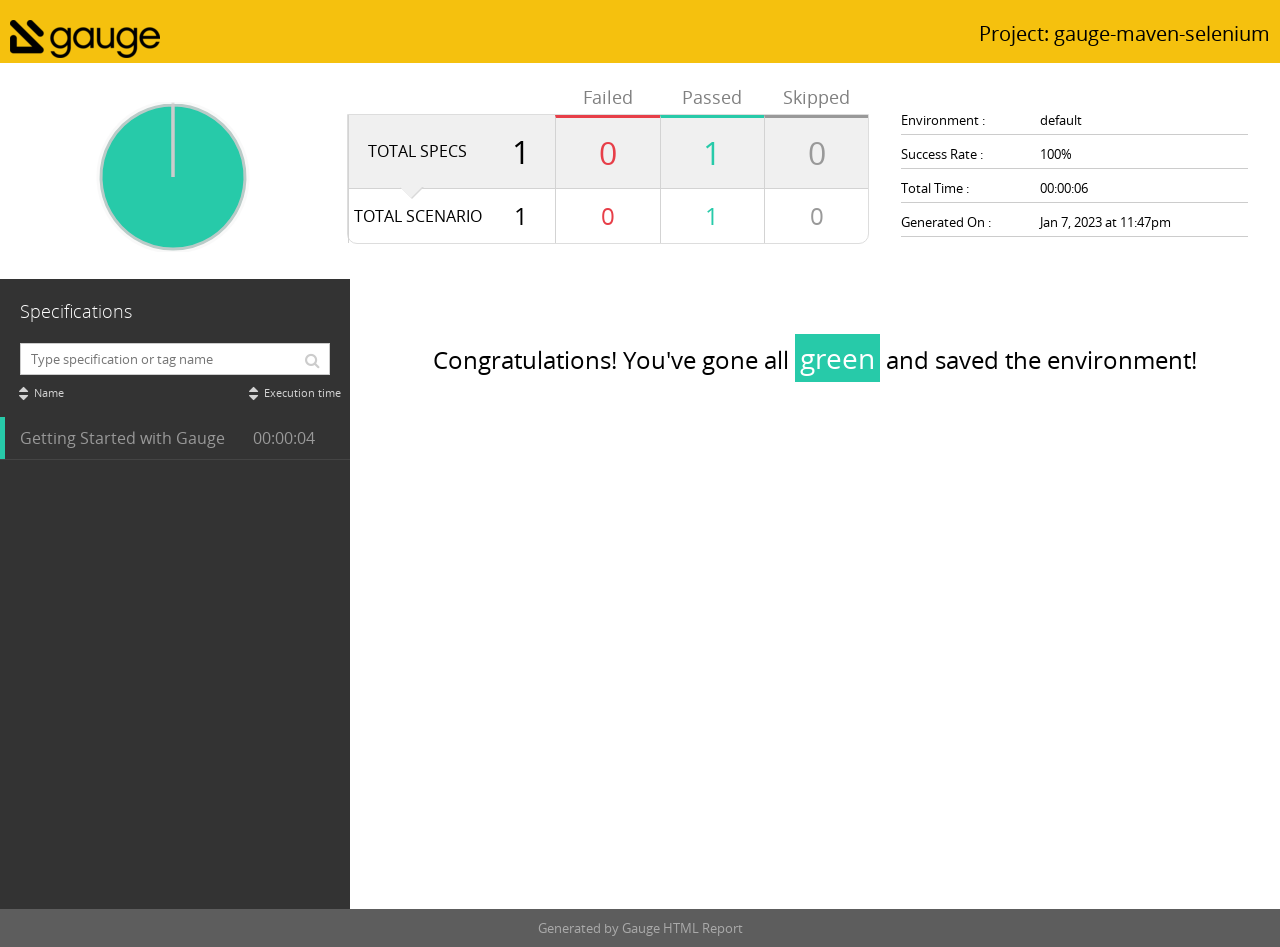
<file: reports/html-report/index.html>
<!doctype html>
<html>
<head>
    <meta content="IE=9; IE=8; IE=7; IE=EDGE" http-equiv="X-UA-Compatible"/>
    <meta charset="utf-8"/>
    <title>Gauge Test Results</title>
    <link href="images/favicon.ico" rel="shortcut icon" type="image/x-icon">
    <link href="css/open-sans.css" rel="stylesheet" type="text/css">
    <link href="css/font-awesome.css" rel="stylesheet" type="text/css">
    <link href="css/normalize.css" rel="stylesheet" type="text/css"/>
    <link href="css/style.css" rel="stylesheet" type="text/css"/>
</head>
<body>
<header class="top">
    <div class="header">
        <div class="container">
            <div class="logo">
                <a href="."><img alt="Report logo" src="images/gaugeLogo.png"></a>
            </div>
            <h2 class="project">Project: gauge-maven-selenium</h2>
        </div>
    </div>
</header>
<main class="main-container">
    <div class="container">


        <div class="report-overview">

            <div class="report_chart">
                <div class="chart">
                    <svg data-results="0,1,0" data-total="1" id="pie-chart">
                        <path class="status failed"/>
                        <path class="shadow failed" data-status="failed"><title>Failed: 0/1</title></path>
                        <path class="status passed"/>
                        <path class="shadow passed" data-status="passed"><title>Passed: 1/1</title></path>
                        <path class="status skipped"/>
                        <path class="shadow skipped" data-status="skipped"><title>Skipped: 0/1</title></path>
                    </svg>
                </div>
            </div>


            <div class="report_test-results">
                <div class="report_test-result specs">
                    <div class="total-specs" title="Filter all specs"><span class="txt">Total specs</span><span
                            class="value">1</span></div>
                    <div class="fail spec-filter" data-status="failed" title="Filter failed specs"><span
                            class="value">0</span></div>
                    <div class="pass spec-filter" data-status="passed" title="Filter passed specs"><span
                            class="value">1</span></div>
                    <div class="skip spec-filter" data-status="skipped" title="Filter skipped specs"><span
                            class="value">0</span></div>
                </div>
                <div class="report_test-result scenarios">
                    <div class="total-scenarios"><span class="txt">Total scenario</span><span class="value">1</span>
                    </div>
                    <div class="fail scenario-stats" data-status="failed"><span class="value">0</span></div>
                    <div class="pass scenario-stats" data-status="passed"><span class="value">1</span></div>
                    <div class="skip scenario-stats" data-status="skipped"><span class="value">0</span></div>
                </div>
            </div>

            <div class="report_details">

                <ul>
                    <li>
                        <label>Environment </label>
                        <span>default</span>
                    </li>

                    <li>
                        <label>Success Rate </label>
                        <span>100%</span>
                    </li>
                    <li>
                        <label>Total Time </label>
                        <span>00:00:06</span>
                    </li>
                    <li>
                        <label>Generated On </label>
                        <span>Jan 7, 2023 at 11:47pm</span>
                    </li>
                </ul>


            </div>
        </div>


        <div class="specifications">


            <aside class="sidebar">
                <h3 class="title">Specifications</h3>
                <div class="searchbar">
                    <input id="searchSpecifications" placeholder="Type specification or tag name" type="text"/>
                    <i class="fa fa-search"></i>
                </div>
                <div class="specs-sorting">
                    <div class="sort sort-specs-name" data-sort-by="specs-name"><span class="sort-icons"><i
                            class="fa fa-caret-up"></i><i class="fa fa-caret-down"></i></span><span>Name</span></div>
                    <div class="sort sort-execution-time" data-sort-by="execution-time"><span class="sort-icons"><i
                            class="fa fa-caret-up"></i><i
                            class="fa fa-caret-down"></i></span><span>Execution time</span></div>
                </div>
                <div id="listOfSpecifications">
                    <ul class="spec-list" id="scenarios">

                        <a href="specs/example.html">

                            <li class="passed spec-name">

                                <span class="scenarioname" id="scenarioName">Getting Started with Gauge</span>
                                <span class="time" id="time">00:00:04</span>
                            </li>
                        </a>

                    </ul>
                </div>
            </aside>


            <div class="congratulations details">
                <p>Congratulations! You've gone all <span class="green">green</span> and saved the environment!</p>
            </div>

        </div>
    </div>
</main>

<footer class="footer">
    <div class="container">
        <p>Generated by Gauge HTML Report</p>
    </div>
</footer>


<script type="text/javascript">
  var loadingImage = "images/loading.gif";
  var closeButton = "images/close.gif";
</script>
<script src="js/lightbox.js"></script>
<script src="js/jquery-3.1.0.min.js" type="text/javascript"></script>
<script src="js/auto-complete.min.js" type="text/javascript"></script>
<script src="js/clipboard.min.js" type="text/javascript"></script>
<script src="js/search_index.js" type="text/javascript"></script>
<script src="js/main.js" type="text/javascript"></script>
</body>
</html>
</file>
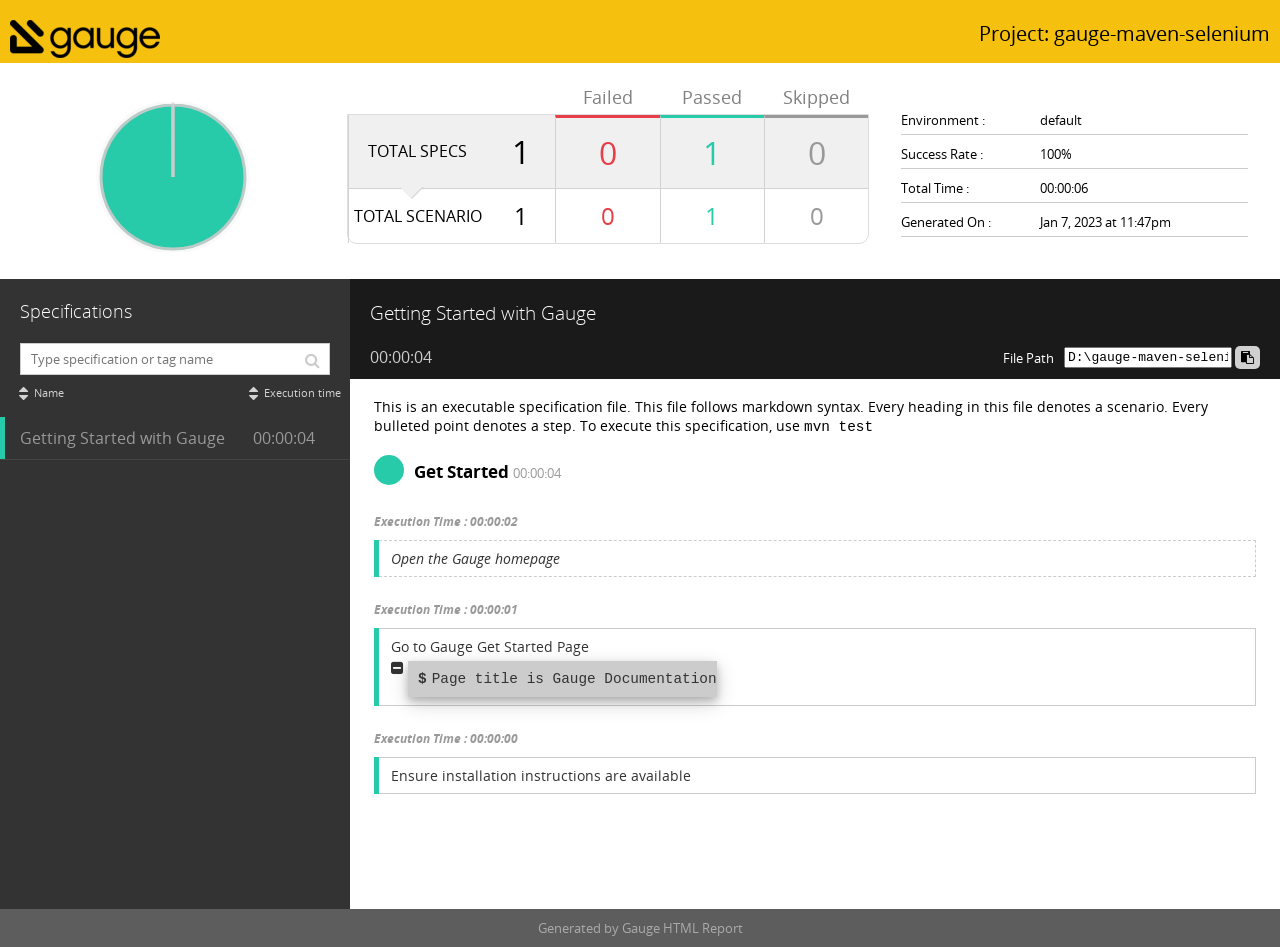
<file: reports/html-report/specs/example.html>
<!doctype html>
<html>
<head>
    <meta content="IE=9; IE=8; IE=7; IE=EDGE" http-equiv="X-UA-Compatible"/>
    <meta charset="utf-8"/>
    <title>Gauge Test Results</title>
    <link href="../images/favicon.ico" rel="shortcut icon" type="image/x-icon">
    <link href="../css/open-sans.css" rel="stylesheet" type="text/css">
    <link href="../css/font-awesome.css" rel="stylesheet" type="text/css">
    <link href="../css/normalize.css" rel="stylesheet" type="text/css"/>
    <link href="../css/style.css" rel="stylesheet" type="text/css"/>
</head>
<body>
<header class="top">
    <div class="header">
        <div class="container">
            <div class="logo">
                <a href=".."><img alt="Report logo" src="../images/gaugeLogo.png"></a>
            </div>
            <h2 class="project">Project: gauge-maven-selenium</h2>
        </div>
    </div>
</header>
<main class="main-container">
    <div class="container">


        <div class="report-overview">

            <div class="report_chart">
                <div class="chart">
                    <svg data-results="0,1,0" data-total="1" id="pie-chart">
                        <path class="status failed"/>
                        <path class="shadow failed" data-status="failed"><title>Failed: 0/1</title></path>
                        <path class="status passed"/>
                        <path class="shadow passed" data-status="passed"><title>Passed: 1/1</title></path>
                        <path class="status skipped"/>
                        <path class="shadow skipped" data-status="skipped"><title>Skipped: 0/1</title></path>
                    </svg>
                </div>
            </div>


            <div class="report_test-results">
                <div class="report_test-result specs">
                    <div class="total-specs" title="Filter all specs"><span class="txt">Total specs</span><span
                            class="value">1</span></div>
                    <div class="fail spec-filter" data-status="failed" title="Filter failed specs"><span
                            class="value">0</span></div>
                    <div class="pass spec-filter" data-status="passed" title="Filter passed specs"><span
                            class="value">1</span></div>
                    <div class="skip spec-filter" data-status="skipped" title="Filter skipped specs"><span
                            class="value">0</span></div>
                </div>
                <div class="report_test-result scenarios">
                    <div class="total-scenarios"><span class="txt">Total scenario</span><span class="value">1</span>
                    </div>
                    <div class="fail scenario-stats" data-status="failed"><span class="value">0</span></div>
                    <div class="pass scenario-stats" data-status="passed"><span class="value">1</span></div>
                    <div class="skip scenario-stats" data-status="skipped"><span class="value">0</span></div>
                </div>
            </div>

            <div class="report_details">

                <ul>
                    <li>
                        <label>Environment </label>
                        <span>default</span>
                    </li>

                    <li>
                        <label>Success Rate </label>
                        <span>100%</span>
                    </li>
                    <li>
                        <label>Total Time </label>
                        <span>00:00:06</span>
                    </li>
                    <li>
                        <label>Generated On </label>
                        <span>Jan 7, 2023 at 11:47pm</span>
                    </li>
                </ul>


            </div>
        </div>


        <div class="specifications">


            <aside class="sidebar">
                <h3 class="title">Specifications</h3>
                <div class="searchbar">
                    <input id="searchSpecifications" placeholder="Type specification or tag name" type="text"/>
                    <i class="fa fa-search"></i>
                </div>
                <div class="specs-sorting">
                    <div class="sort sort-specs-name" data-sort-by="specs-name"><span class="sort-icons"><i
                            class="fa fa-caret-up"></i><i class="fa fa-caret-down"></i></span><span>Name</span></div>
                    <div class="sort sort-execution-time" data-sort-by="execution-time"><span class="sort-icons"><i
                            class="fa fa-caret-up"></i><i
                            class="fa fa-caret-down"></i></span><span>Execution time</span></div>
                </div>
                <div id="listOfSpecifications">
                    <ul class="spec-list" id="scenarios">

                        <a href="example.html">

                            <li class="passed spec-name">

                                <span class="scenarioname" id="scenarioName">Getting Started with Gauge</span>
                                <span class="time" id="time">00:00:04</span>
                            </li>
                        </a>

                    </ul>
                </div>
            </aside>


            <div class="details" id="specificationContainer">
                <header class="curr-spec">
                    <div class="spec-head-wrapper">
                        <h3 class="spec-head" title="D:\gauge-maven-selenium\specs\example.spec">Getting Started with
                            Gauge</h3>
                        <div alt="Scenarios" class="hidden report_test-results" title="Scenarios">
                            <ul>
                                <li class="fail"><span class="value">0</span><span class="txt">Failed</span></li>
                                <li class="pass"><span class="value">1</span><span class="txt">Passed</span></li>
                                <li class="skip"><span class="value">0</span><span class="txt">Skipped</span></li>
                            </ul>
                        </div>
                    </div>
                    <div class="spec-meta">
                        <div class="spec-filename">
                            <label for="specFileName">File Path</label>
                            <input id="specFileName" readonly value="D:\gauge-maven-selenium\specs\example.spec"/>
                            <button class="clipboard-btn" data-clipboard-target="#specFileName"
                                    title="Copy to Clipboard">
                                <i aria-hidden="true" class="fa fa-clipboard" title="Copy to Clipboard"></i>
                            </button>
                        </div>
                        <span class="time">00:00:04</span>
                    </div>


                </header>
                <div id="specItemsContainer">


                    <div class="content">
    
  
  <span><p>This is an executable specification file. This file follows markdown syntax. Every heading in this file denotes a scenario. Every bulleted point denotes a step.
To execute this specification, use <code>mvn test</code></p>
</span>


                        <div class="scenario-container passed">


                            <div class="scenario-head">
                                <h3 class="head borderBottom">Get Started</h3>

                                <span class="time">00:00:04</span>


                            </div>


                            <div class="context-step">


                                <div class="step">


                                    <h5 class="execution-time">
                                        <span class="time">Execution Time : 00:00:02</span>
                                    </h5>

                                    <div class="step-info passed">

                                        <ul>
                                            <li class="step">
                                                <div class="step-txt">


  
  

  
  

  
  
  
  
  
    
      <span>
        Open the Gauge homepage
      </span>


                                                </div>


                                            </li>
                                        </ul>
                                    </div>
                                </div>


                            </div>


                            <div class="step">


                                <h5 class="execution-time">
                                    <span class="time">Execution Time : 00:00:01</span>
                                </h5>

                                <div class="step-info passed">

                                    <ul>
                                        <li class="step">
                                            <div class="step-txt">


  
  

  
  

  
  
  
  
  
    
      <span>
        Go to Gauge Get Started Page
      </span>


                                            </div>


                                            <div class="message-container">
                                                <i aria-hidden="true" class="fa fa-minus-square"></i>
                                                <div class="messages">
                                                    <div class="step-message"><p>Page title is Gauge Documentation</p>
                                                    </div>
                                                </div>
                                            </div>


                                        </li>
                                    </ul>
                                </div>
                            </div>


                            <div class="step">


                                <h5 class="execution-time">
                                    <span class="time">Execution Time : 00:00:00</span>
                                </h5>

                                <div class="step-info passed">

                                    <ul>
                                        <li class="step">
                                            <div class="step-txt">


  
  

  
  

  
  
  
  
  
    
      <span>
        Ensure installation instructions are available
      </span>


                                            </div>


                                        </li>
                                    </ul>
                                </div>
                            </div>


                        </div>


                    </div>
                </div>


            </div>


        </div>


    </div>
</main>

<footer class="footer">
    <div class="container">
        <p>Generated by Gauge HTML Report</p>
    </div>
</footer>


<script type="text/javascript">
  var loadingImage = "../images/loading.gif";
  var closeButton = "../images/close.gif";
</script>
<script src="../js/lightbox.js"></script>
<script src="../js/jquery-3.1.0.min.js" type="text/javascript"></script>
<script src="../js/auto-complete.min.js" type="text/javascript"></script>
<script src="../js/clipboard.min.js" type="text/javascript"></script>
<script src="../js/search_index.js" type="text/javascript"></script>
<script src="../js/main.js" type="text/javascript"></script>
</body>
</html>
</file>
<file: reports/html-report/css/open-sans.css>
/* BEGIN Light */
@font-face {
  font-family: 'Open Sans';
  src: url("../fonts/open-sans/Light/OpenSans-Light.eot?v=1.1.0");
  src: url("../fonts/open-sans/Light/OpenSans-Light.eot?#iefix&v=1.1.0") format("embedded-opentype"), url("../fonts/open-sans/Light/OpenSans-Light.woff2?v=1.1.0") format("woff2"), url("../fonts/open-sans/Light/OpenSans-Light.woff?v=1.1.0") format("woff"), url("../fonts/open-sans/Light/OpenSans-Light.ttf?v=1.1.0") format("truetype"), url("../fonts/open-sans/Light/OpenSans-Light.svg?v=1.1.0#Light") format("svg");
  font-weight: 300;
  font-style: normal;
}

/* END Light */
/* BEGIN Regular */
@font-face {
  font-family: 'Open Sans';
  src: url("../fonts/open-sans/Regular/OpenSans-Regular.eot?v=1.1.0");
  src: url("../fonts/open-sans/Regular/OpenSans-Regular.eot?#iefix&v=1.1.0") format("embedded-opentype"), url("../fonts/open-sans/Regular/OpenSans-Regular.woff2?v=1.1.0") format("woff2"), url("../fonts/open-sans/Regular/OpenSans-Regular.woff?v=1.1.0") format("woff"), url("../fonts/open-sans/Regular/OpenSans-Regular.ttf?v=1.1.0") format("truetype"), url("../fonts/open-sans/Regular/OpenSans-Regular.svg?v=1.1.0#Regular") format("svg");
  font-weight: normal;
  font-style: normal;
}

/* END Regular */
/* BEGIN Italic */
@font-face {
  font-family: 'Open Sans';
  src: url("../fonts/open-sans/Italic/OpenSans-Italic.eot?v=1.1.0");
  src: url("../fonts/open-sans/Italic/OpenSans-Italic.eot?#iefix&v=1.1.0") format("embedded-opentype"), url("../fonts/open-sans/Italic/OpenSans-Italic.woff2?v=1.1.0") format("woff2"), url("../fonts/open-sans/Italic/OpenSans-Italic.woff?v=1.1.0") format("woff"), url("../fonts/open-sans/Italic/OpenSans-Italic.ttf?v=1.1.0") format("truetype"), url("../fonts/open-sans/Italic/OpenSans-Italic.svg?v=1.1.0#Italic") format("svg");
  font-weight: normal;
  font-style: italic;
}

/* END Italic */
/* BEGIN Bold */
@font-face {
  font-family: 'Open Sans';
  src: url("../fonts/open-sans/Bold/OpenSans-Bold.eot?v=1.1.0");
  src: url("../fonts/open-sans/Bold/OpenSans-Bold.eot?#iefix&v=1.1.0") format("embedded-opentype"), url("../fonts/open-sans/Bold/OpenSans-Bold.woff2?v=1.1.0") format("woff2"), url("../fonts/open-sans/Bold/OpenSans-Bold.woff?v=1.1.0") format("woff"), url("../fonts/open-sans/Bold/OpenSans-Bold.ttf?v=1.1.0") format("truetype"), url("../fonts/open-sans/Bold/OpenSans-Bold.svg?v=1.1.0#Bold") format("svg");
  font-weight: bold;
  font-style: normal;
}

/* END Bold */
/* BEGIN Bold Italic */
@font-face {
  font-family: 'Open Sans';
  src: url("../fonts/open-sans/BoldItalic/OpenSans-BoldItalic.eot?v=1.1.0");
  src: url("../fonts/open-sans/BoldItalic/OpenSans-BoldItalic.eot?#iefix&v=1.1.0") format("embedded-opentype"), url("../fonts/open-sans/BoldItalic/OpenSans-BoldItalic.woff2?v=1.1.0") format("woff2"), url("../fonts/open-sans/BoldItalic/OpenSans-BoldItalic.woff?v=1.1.0") format("woff"), url("../fonts/open-sans/BoldItalic/OpenSans-BoldItalic.ttf?v=1.1.0") format("truetype"), url("../fonts/open-sans/BoldItalic/OpenSans-BoldItalic.svg?v=1.1.0#BoldItalic") format("svg");
  font-weight: bold;
  font-style: italic;
}

/* END Bold Italic */
</file>
<file: reports/html-report/css/style.css>
/*----------------------------------------------------------------
 *  Copyright (c) ThoughtWorks, Inc.
 *  Licensed under the Apache License, Version 2.0
 *  See LICENSE in the project root for license information.
 *----------------------------------------------------------------*/

* {
  box-sizing: border-box;
}

:root {
  --fail-color: #e73e48;
  --pass-color: #27caa9;
  --skip-color: #999999
}

body {
  font-family: 'Open Sans', sans-serif;
  font-size: 16px;
  font-weight: 400;
  margin: 0;
  padding: 0;
  outline: 0;
  background: #5d5d5d;
}

p {
  margin: 10px 0;
}

blockquote {
  font-style: italic;
  border-left: 0.25rem solid #333;
  margin-left: 0;
  padding-left: 1rem;
}

.container {
  margin: 0 auto;
  background: #fff;
  padding-top: 1rem;
}

.container:after {
  content: "";
  display: table;
  clear: both;
}

header.top {
  background: #f5c10e;
}

header.top:after {
  content: "";
  display: table;
  clear: both;
}

header.top .container {
  background: inherit;
}

header.top .container {
  padding-top: 10px;
  display: flex;
  flex-direction: column;
}

header.top .logo {
  float: none;
  margin: 10px 10px 0 10px;
}

header.top .project {
  float: none;
  margin: 0 10px 10px 10px;
  text-align: left;
  font-size: 1rem;
  font-weight: 400;
}

.value {
  text-align: left;
  font-size: 2rem;
}

.report-overview {
  display: -webkit-box;
  display: -webkit-flex;
  display: -ms-flexbox;
  display: flex;
  -webkit-box-align: center;
  -webkit-align-items: center;
  -ms-flex-align: center;
  align-items: center;
  flex-direction: column;
}

.report-overview:after {
  content: "";
  display: table;
  clear: both;
}

.report-overview > div {
  flex: 1;
}

.report-overview .report_test-results {
  flex: 1.5;
}

.report_chart {
  display: -webkit-box;
  display: -webkit-flex;
  display: -ms-flexbox;
  display: flex;
  -webkit-box-align: center;
  -webkit-align-items: center;
  -ms-flex-align: center;
  align-items: center;
  flex-direction: column;
  width: 100%;
}

.report_chart > div {
  float: none;
}

.report_chart .chart {
  width: 100%;
  padding-left: 0;
  text-align: center;
  display: none;
}

.report_test-result.scenarios .total-specs .value, .report_test-result.scenarios .value {
  font-size: 1.5rem;
  text-align: center;
}

.report_test-result .total-specs span,
.report_test-results ul,
.report_test-results .value {
  text-align: center;
  display: block;
}

.txt {
  text-align: right;
  text-transform: uppercase;
  display: block;
}

.report_test-results {
  width: 100%;
  position: relative;
}

.report_test-results ul {
  list-style-type: none;
  margin: 0;
  padding: 0;
}

.report-overview .report_test-results ul li {
  padding: 0.75rem;
  margin: 1rem 0.25rem;
}

.report-overview .report_test-results ul li,
.report_test-result .total-specs {
  display: inline-block;
  cursor: pointer;
  /*background-color: #f9f9f9;*/
  transition: background-color 0.75s;
}

.report_details {
  width: 100%;
  margin: 10px 0 0 0;
  padding: 10px;
}

.report_details ul {
  list-style-type: none;
  margin: 0;
  padding: 0;
  display: flex;
  flex-direction: column;
}

.report_details ul > li {
  display: flex;
  flex-direction: row;
}

.report_details .suite_messages {
  overflow-y: scroll;
  max-height: 100px;
  background-color: #ccc;
  font-family: Courier New;
}

.report_details .suite_messages .message_separator {
  text-align: center;
}

.report_details .suite_messages .step-message {
  padding: 0px 0px 0px 10px;
}

.report_details .suite_messages .step-message p:before {
  content: "$";
  padding-right: 5px;
  font-weight: bold;
}

.report_details .suite_screenshots {
  overflow-y: scroll;
  max-height: 100px;
  background-color: #ccc;
}

.report_details label, .report_details span {
  margin-bottom: 10px;
  font-size: 0.8rem;
}

.report_details label {
  clear: both;
  text-align: right;
  padding-right: 10px;
  width: 50%;
}

.report_details label:after {
  content: ":";
}

.report_details span {
  position: relative;
  margin-left: 0;
  text-align: left;
  flex-grow: 1;
}

.report_details span,
.report_details label {
  padding-bottom: 5px;
  border-bottom: 1px solid #cccccc;
}

.fail .value {
  color: var(--fail-color);
}

.pass .value {
  color: var(--pass-color);
}

.skip .value {
  color: var(--skip-color);
}

.specifications {
  background: #f5f5f5;
  display: -webkit-box;
  display: -webkit-flex;
  display: -ms-flexbox;
  display: flex;
  flex-direction: column;
}

.specifications:after {
  content: "";
  display: table;
  clear: both;
}

.specifications .sidebar {
  background: #333333;
  color: #fff;
  width: 100%;
}

#listOfSpecifications {
  max-height: 8rem;
  overflow: scroll;
  overflow-x: hidden;
}

.specifications .title {
  font-weight: 300;
  font-size: 1.125rem;
  margin: 20px 20px 10px;
  color: #fff;
  display: none;
}

.specifications .searchbar {
  position: relative;
  padding: 10px 20px;
}

.specifications .searchbar input[type=text] {
  width: 100%;
  display: block;
  line-height: 30px;
  padding: 0 40px 0 10px;
  font-size: 0.8rem;
  color: #333333;
}

.specifications .searchbar .fa {
  position: absolute;
  color: #cccccc;
  right: 30px;
  top: 20px;
}

.spec-screenshot-container {
  max-width: 16.66%;
  max-height: 16.66%;
}

.spec-list {
  list-style-type: none;
  margin: 0;
  padding: 0;
}

.spec-list li {
  width: 100%;
  padding: 10px 20px;
  border-bottom: 1px solid #444;
  color: #999999;
  position: relative;
  -webkit-transition: all 0.3s ease;
  transition: all 0.3s ease;
  background: transparent;
  cursor: pointer;
}

.spec-list li:after {
  content: "";
  display: table;
  clear: both;
}

.spec-list li .scenarioname {
  float: left;
  width: 75%;
  padding-right: 0.5rem;
  overflow: hidden;
  text-overflow: ellipsis;
}

.spec-list li .scenarioname:hover {
  overflow-wrap: break-word;
  overflow: visible;
}

.spec-list li .time {
  width: 25%;
  float: right;
}

.spec-list li.selected, .spec-list li:hover {
  background: #1a1a1a;
  color: #fff;
  -webkit-transition: all 0.3s ease;
  transition: all 0.3s ease;
}

.spec-list li.passed:before {
  content: "";
  width: 5px;
  height: 100%;
  background: #27caa9;
  position: absolute;
  left: 0;
  top: 0;
}

.spec-list li.failed:before {
  content: "";
  width: 5px;
  height: 100%;
  background: #e73e48;
  position: absolute;
  left: 0;
  top: 0;
}

.spec-list li.skipped:before {
  content: "";
  width: 5px;
  height: 100%;
  background: #cccccc;
  position: absolute;
  left: 0;
  top: 0;
}

.spec-list li.errored:before {
  content: "";
  width: 5px;
  height: 100%;
  background: #f00;
  position: absolute;
  left: 0;
  top: 0;
}

.spec-list li.selected:before {
  content: "";
  width: 10px;
  -webkit-transition: all 0.2s ease;
  transition: all 0.2s ease;
}

#specificationContainer {
  border-top: 0.25rem solid #cccccc;
}

.details {
  -webkit-flex-grow: 1;
  -moz-flex-grow: 1;
  flex-grow: 1;
  padding: 0 0px 50px 0;
  background-color: #ffffff;
}

.details:after {
  content: "";
  display: table;
  clear: both;
}

.details .content {
  padding: 0.5rem;
  background: #fff;
  font-size: 0.9rem;
}

.details .content:after {
  content: "";
  display: table;
  clear: both;
}

.details table {
  border-collapse: collapse;
  border: 1px solid #cccccc;
  border-bottom: 0;
  border-right: 0;
  min-width: 25%;
}

.details table td, .details table th {
  border-bottom: 1px solid #cccccc;
  border-right: 1px solid #cccccc;
  padding: 10px;
}

.details table th {
  background: #cccccc;
}

.details .data-table {
  border-collapse: collapse;
  border: 1px solid #cccccc;
  border-bottom: 0;
  border-right: 0;
  margin-bottom: 1.75rem;
}

.details .data-table td {
  color: #000000;
  border-bottom: none;
  border-right: none;
  padding: 0.5rem 1rem;
  cursor: pointer;
  opacity: 0.75;
}

.data-table tr.passed td {
  background-color: #27CAA9;
}

.data-table tr.failed td {
  background-color: #E73E48;
  color: #ffffff;
}

.data-table tr.skipped td {
  background-color: #999999;
  color: #000000;
}

.data-table tr.selected td {
  opacity: 1;
}

.data-table tr.selected td:first-child {
  border-left: 4px solid #0085C9;
}

.data-table tr:hover td {
  opacity: 0.9;
}

.curr-spec {
  padding: 10px 20px;
  color: #fff;
  background: #1a1a1a;
}

.curr-spec:after {
  content: "";
  display: table;
  clear: both;
}

.curr-spec .spec-head {
  margin: 10px 20px 10px 0;
  font-weight: 300;
  font-size: 1.5rem;
}

.curr-spec .time {
  font-size: 1rem;
  margin-top: 20px;
  color: #cccccc;
  float: left;
}

.curr-spec .tags {
  clear: both;
  color: #cccccc;
}

.curr-spec .tags strong {
  color: #fff;
  font-size: 0.8rem;
}

/* TODO: remove class curr-spec */
.curr-spec .tags span:last-child:after {
  content: "";
}

/* TODO: remove class curr-spec */
.curr-spec .tags span:after {
  content: ",";
}

.curr-spec p {
  margin: 0 0 10px 0;
}

.scenario-container {
  background: #fff;
  margin: 20px 0;
  position: relative;
  padding-bottom: 1px;
}

.scenario-container.passed:before {
  content: "";
  width: 30px;
  height: 30px;
  border-radius: 50%;
  background: #27caa9;
  display: block;
  position: absolute;
}

.scenario-container.failed:before {
  content: "";
  width: 30px;
  height: 30px;
  border-radius: 50%;
  background: #e73e48;
  display: block;
  position: absolute;
}

.scenario-container.skipped:before {
  content: "";
  width: 30px;
  height: 30px;
  border-radius: 50%;
  background: #a1a1a1;
  display: block;
  position: absolute;
}

.scenario-container .passed {
  position: relative;
}

.scenario-container .passed:before {
  content: "";
  width: 5px;
  height: 100%;
  background: #27caa9;
  position: absolute;
  left: 0;
  top: 0;
}

.scenario-container .passed ul {
  list-style-type: none;
  margin: 0;
  padding: 0;
}

.scenario-container .failed {
  position: relative;
}

.scenario-container .failed:before {
  content: "";
  width: 5px;
  height: 100%;
  background: #e73e48;
  position: absolute;
  left: 0;
  top: 0;
}

.scenario-container .not-executed {
  border-left: 5px solid #a1a1a1;
  margin-top: 20px;
}

.scenario-container .not-executed .step {
  color: #a1a1a1;
}

.scenario-head {
  margin-left: 40px;
  margin-bottom: 20px;
}

.scenario-head .head {
  margin: 5px 0 10px 0;
  display: inline-block;
}

.scenario-head .time {
  display: inline-block;
  font-size: 0.8rem;
  color: #999999;
}

.scenario-head .tags {
  margin: 0 0 10px 0;
}

.scenario-retry-count {
  padding: 5px;
  background-color: yellow
}

.step {
  list-style-type: none;
  margin: 0;
  padding: 0;
  color: #333333;
}

.step ul {
  list-style-type: none;
  margin: 0;
  padding: 0;
}

.step li {
  padding: 0.5rem;
  border: 1px solid #cccccc;
  margin-bottom: 10px;
}

.step li:last-child {
  margin-bottom: 0;
}

.step li:first-child {
  margin-top: 10px;
}

.step li.pass {
  border-left: 5px solid #27caa9;
}

.step li.fail {
  border-left: 5px solid #e73e48;
}

.step li.skip {
  border-left: 5px solid #cccccc;
}

.step.context li {
  border: 1px dashed #cccccc;
}

#specificationContainer h2 {
  margin-bottom: 10px;
}

.errored {
  background-color: #ffda8b;
}

.context-step li {
  font-style: italic;
  border: 1px dashed #cccccc;
}

input[type='text'] {
  background-color: #fff;
  border: 1px solid #ccc;
  padding: 5px;
}

input[type='text']:focus {
  box-shadow: 0 0 0px rgba(0, 0, 0, 0.5) inset;
  background-color: white !important;
}

.congratulations, .spec-click {
  font-size: 1.5rem;
  text-align: center;
  display: block;
  padding-top: 50px;
}

.congratulations .green {
  background-color: #27caa9;
  color: #ffffff;
  font-size: 1.75rem;
  padding: 0.3rem;
}

.spec-click {
  background: #ffffff url("../images/leftarrow.png") no-repeat scroll 17% 75%;
}

#listOfSpecifications .errored {
  border-left: 10px solid #ffbf37;
  background-color: lightgray;
}

.concept-steps {
  border-left: 2px dashed #eee;
  padding-left: 20px;
  display: none
}

.not-executed li {
  background: #fff;
}

.skipped {
  background-color: #ececec;
}

.inline-table {
  margin: 10px 0px;
}

.inline-table td {
  background-color: #fff;
}


footer .container {
  background: transparent;
  text-align: center;
  padding: 10px;
}

footer p {
  margin: 0;
  color: #aaaaaa;
  font-size: 0.8rem;
}

.exception-container {
  display: flex;
  flex-direction: column;
}

.exception-container .exception {
  flex-grow: 1;
  min-width: 60%;
}

.stacktrace {
  max-width: 100%;
}

.error {
  width: 100%;
}

.screenshot-container {
  position: relative;
}

.screenshot-container img {
  max-width: 50%;
}

.execution-time {
  margin: 10px 0 5px 0;
  color: #999999;
  font-style: italic;
}

.nvtooltip {
  position: absolute;
  background-color: rgba(255, 255, 255, 0.8);
  margin-top: -40px;
  padding: 10px;
  border: 1px solid #cecece;
}

.nvtooltip h3 {
  font-size: 1rem;
  /*line-height: 24px;*/
  margin: 0;
  font-weight: bold;
}

.failure_container {
  margin: 20px 0;
}

.error-container {
  padding: 20px;
  border-top: 1px solid #e73e48;
  border-bottom: 1px solid #e73e48;
  border-left: 5px solid #e73e48;
  font-size: 0.9rem;
  margin: 20px 0;
  position: relative;
}

.toggle-show {
  font-weight: bold;
  cursor: pointer;
  position: absolute;
  top: 20px;
  right: 0;
  background-color: #fff;
  color: #000;
}

/* Lightbox styles */

#lightbox {
  background-color: #eee;
  margin-left: 10%;
  padding: 1rem;
  width: 80%;
  max-height: 90%;
  border-bottom: 2px solid #666;
  border-right: 2px solid #666;
}

#lightboxDetails {
  font-size: 0.8rem;
  padding-top: 0.4rem;
}

#lightboxCaption {
  float: left;
}

#keyboardMsg {
  float: right;
}

#closeButton {
  top: 5px;
  right: 5px;
}

#lightbox img {
  border: none;
  clear: both;
  max-width: 100%;
  max-height: 100%;
  text-align: center;
}

#overlay img {
  border: none;
}

#overlay {
  background-image: url(../images/overlay.png);
}

* html #overlay {
  background-color: #333;
  background-color: transparent;
  background-image: url(../images/blank.gif);
  filter: progid:DXImageTransform.Microsoft.AlphaImageLoader(src="../images/overlay.png", sizingMethod="scale");
}


/* End Lightbox styles */

.collapse-messages-header {
  cursor: pointer;
  background: #ececec;
  display: inline-block;
  border-radius: 2px;
  border: 1px solid #ccc;
  margin: 0 0 0 1rem;
  text-align: center;
  font-size: 0.75rem;
}

.collapse-messages-header:active {
  outline: 0;
}

.collapse-messages {
  padding: 10px 0 0 20px;
}

.message-container {
  display: flex;
}

.message-container i {
  cursor: pointer;
}

.message-container .messages {
  display: block;
  background-color: #ccc;
  margin-left: 5px;
  font-family: Courier New;
  box-shadow: 0 4px 8px 0 rgba(0, 0, 0, 0.2), 0 6px 20px 0 rgba(0, 0, 0, 0.19);
}

.message-container .messages .step-message {
  padding: 0px 0px 0px 10px;
}

.message-container .messages .step-message p:before {
  content: "$";
  padding-right: 5px;
  font-weight: bold;
}

.step .message-container {
  margin-top: 5px;
}

.step-info {
  margin-bottom: 1.5rem;
}

@media screen and (min-width: 1024px) {

  header.top .container {
    flex-direction: row;
  }

  header.top .logo {
    flex-grow: 1;
  }

  header.top .project {
    font-size: 1.25rem;
    float: right;
    margin: 10px;
  }

  .report-overview {
    flex-direction: row;
    flex-wrap: initial;
  }

  .report_chart {
    flex-direction: row;
    width: 40%;
    border-bottom: none;
  }

  .report_chart .chart {
    width: auto;
    flex-grow: 1;
    display: block;
  }

  .report_test-result .total-specs {
    border-bottom: none;
  }

  .report_chart .active {
    background-color: #ddd;
  }

  .report_test-result .total-specs span {
    text-align: center;
  }

  .report_test-results {
    width: 50%;
  }

  .report_test-results ul {
    text-align: left;
    margin-left: 2rem;
  }

  .report_test-results ul li {
    padding: 10px;
  }

  .value {
    text-align: right;
  }

  .report_details {
    width: 30%;
    padding: 0;
    margin: 1rem;
    padding: 1rem;
  }

  .report_details label {
    text-align: left;
    padding-right: 0;
    width: 40%;
  }

  .report_details span {
    width: 60%;
  }

  .specifications {
    flex-direction: row;
    min-height: 70vh;
  }

  .specifications .title {
    display: block;
  }

  .specifications .sidebar {
    min-width: 350px;
    width: 350px;
  }

  .details .content {
    padding: 0.5rem 1.5rem;
  }

  #listOfSpecifications {
    max-height: 100%;
    overflow: auto;
  }

  #specificationContainer {
    margin-top: 0;
    border-top: none;
  }

  .step li {
    padding: 0.5rem 1rem;
  }

  .screenshot-container {
    display: flex;
    flex-wrap: wrap;
    width: 100%;
    margin-top: 10px;
    margin-left: 10px;
  }

  .scenario-container .screenshot {
    margin: 15px;
    width: 15%;
  }

  .scenario-container .screenshot img {
    max-width: 100%;
  }

  .exception-container .screenshot {
    width: auto;
  }

  .exception-container {
    flex-direction: row;
  }

  .error-message {
    max-width: 45rem;
    display: block;
    overflow: scroll;
    overflow-wrap: break-word;
  }

  .stacktrace {
    max-width: 45rem;
  }

  .error {
    width: 60rem;
  }
}

.env-vars {
  display: none;
  clear: both;
  float: none;
  width: 200px;
  padding: 10px;
  background: white;
  position: fixed;
  z-index: 10;
  box-shadow: 0 4px 8px 0 rgba(0, 0, 0, 0.2), 0 6px 20px 0 rgba(0, 0, 0, 0.19);
  max-height: 300px;
  overflow: hidden;
}

.modal-link {
  color: navy;
  font-weight: bold;
  cursor: pointer;
}

.modal {
  display: none;
  position: fixed;
  z-index: 1;
  left: 0;
  top: 0;
  width: 100%;
  height: 100%;
  cursor: auto;
  background-color: #ffffff;
}

.modal-title {
  background: #f6f6f6;
  margin: 0 0 20px 0;
  padding: 15px 20px;
  font-size: 16px;
}

.close {
  color: #aaa;
  font-weight: bold;
  position: absolute;
  right: 10px;
  font-size: 40px;
  line-height: 30px;
  top: 10px;
}

.close:hover,
.close:focus {
  color: black;
  text-decoration: none;
  cursor: pointer;
}

.modal-content {
  background-color: #fefefe;
  padding: 0 30px 20px 30px;
  overflow: scroll;
  width: 100%;
  height: 100%;
}


.concept .step-info {
  cursor: pointer;
}

.concept .step-info:hover {
  background-color: #f0f0f0;
}

.spec-filename {
  float: right;
  font-size: small;
  color: black;
}

.spec-filename input {
  font-family: Courier New;
}

.spec-filename button {
  background-color: #d0d0d0;
  border: 0;
  padding-top: 1px;
  box-shadow: none;
  border-radius: 5px;
  padding-bottom: 4px;
  margin-bottom: 0px;
}

.spec-filename button .fa {
  vertical-align: middle
}

.spec-filename label {
  color: #fff;
  vertical-align: middle;
  padding-right: 7px;
}

.autocomplete-suggestions {
  text-align: left;
  cursor: default;
  border: 1px solid #ccc;
  border-top: 0;
  background: #fff;
  box-shadow: -1px 1px 3px rgba(0, 0, 0, .1);

  /* core styles should not be changed */
  position: absolute;
  display: none;
  z-index: 9999;
  max-height: 254px;
  overflow: hidden;
  overflow-y: auto;
  box-sizing: border-box;
}

.autocomplete-suggestion {
  position: relative;
  padding: 0 .6em;
  line-height: 23px;
  white-space: nowrap;
  overflow: hidden;
  text-overflow: ellipsis;
  font-size: 1.02em;
  color: #333;
}

.autocomplete-suggestion.selected {
  background: #f0f0f0;
}

a#view-env {
  float: right
}

.env-vars .popup-header {
  display: inline-block;
  width: 100%;
}

.env-vars .popup-header .close-popup {
  cursor: pointer;
  float: right;
}

svg#pie-chart {
  width: 200px;
  height: 150px;
}

#pie-chart path.passed {
  fill: #27caa9;
}

#pie-chart path.failed {
  fill: #e73e48;
}

#pie-chart path.skipped {
  fill: #999999;
}

#pie-chart path:hover {
  cursor: pointer;
}

#pie-chart path {
  stroke: #ccc;
  stroke-width: 3;
}

#pie-chart path.shadow {
  opacity: 0.1;
}

#pie-chart path.shadow:hover {
  opacity: 1;
  stroke-width: 1;
  transition: opacity 0.50s;
}

.hidden, #congratulationsHidden {
  display: none;
}

.spec-head-wrapper {
  overflow: hidden;
}

#specificationContainer .report_test-results {
  float: right;
  padding: 0;

}

#specificationContainer .report_test-results ul li {
  padding: 0px;
  margin: 0 5px;
}

#specificationContainer .report_test-results .value {
  font-size: 1.5rem;
}

#specificationContainer .report_test-results .txt {
  font-size: .75rem;
}

#specificationContainer .spec-head {
  font-size: 1.2rem;
}

#specificationContainer .spec-filename {
  display: none;
}

.spec-meta {
  overflow: hidden;
  margin-top: 10px;
}

.spec-meta .time {
  margin-top: 0;
}

@media screen and (min-width: 768px) {
  #specificationContainer .spec-head {
    font-size: 1.2rem;
    width: calc(100% - 300px);
    float: left;
  }

  #specificationContainer .report_test-results {
    width: 280px;
  }

  #specificationContainer .report_test-results ul {
    float: right;
  }

  #specificationContainer .report_test-results ul li {
    display: inline-block;
  }

  #specificationContainer .report_test-results ul li .txt {
    font-size: .65rem;
  }

  #specificationContainer .spec-filename {
    display: block;
  }
}

.is-modal-open {
  overflow: hidden;
}

.report-overview .report_test-results {
  display: flex;
  height: 130px;
  flex-direction: column;
  border: 1.5px solid #ddd;
  border-bottom-right-radius: 10px;
  border-bottom-left-radius: 10px;
  overflow: visible;
}

.report_test-results .report_test-result:nth-child(1) {
  background: #f0f0f0;
  flex: 2;
}

.report_test-results .report_test-result:nth-child(2) {
  flex: 1.5;
}

.report_test-result .total-specs, .report_test-result .total-scenarios {
  flex: 2;
  display: flex;
  flex-direction: row;
  justify-content: space-evenly;
}

.report_test-result .total-specs .txt, .report_test-result .total-scenarios .txt {
  flex: 2;
  text-align: center;
}

.report_test-result .total-specs .value, .report_test-result .total-scenarios .value {
  flex: 1;
}

.report_test-result .total-specs {
  text-transform: uppercase;
  /* font-size: 1.2rem; */
  font-size: 16px;
  /* position: relative; */
}

.report_test-result .total-scenarios .txt {
  font-weight: 400;
  /* font-size: 1.2rem; */
  font-size: 16px;
  text-transform: uppercase;
}

.report_test-result .spec-filter, .report_test-result .scenario-stats {
  flex: 1;
  display: flex;
  justify-content: center;
}

.report_test-result .spec-filter {
  cursor: pointer;
}

.report_test-result div {
  border-left: 1px solid lightgray;
  align-items: center;
}

.report_test-result.specs {
  border-bottom: 1px solid lightgray;
}

.report_test-result {
  display: flex;
  flex-direction: row;
}

.report_test-result.specs .fail.spec-filter {
  border-top: 3px solid var(--fail-color);
}

.report_test-result.specs .pass.spec-filter {
  border-top: 3px solid var(--pass-color);
}

.report_test-result.specs .skip.spec-filter {
  border-top: 3px solid var(--skip-color);
}

.report_test-result.specs .fail.spec-filter::before {
  content: "Failed";
  color: gray;
}

.report_test-result.specs .pass.spec-filter::before {
  content: "Passed";
  color: gray;
}

.report_test-result.specs .skip.spec-filter::before {
  content: "Skipped";
  color: gray;
}

.report_test-result.specs .spec-filter::before {
  position: absolute;
  top: -30px;
  font-size: 18px;
}

.report_test-results::before {
  content: "";
  border-left: 12px solid transparent;
  border-right: 12px solid transparent;
  border-top: 12px solid #d9d9d9;
  position: absolute;
  top: 72px;
  left: 10%;
}

.report_test-results::after {
  content: "";
  border-left: 11px solid transparent;
  border-right: 11px solid transparent;
  border-top: 11px solid #f0f0f0;
  position: absolute;
  top: 72px;
  left: 10%;
}

.specs-sorting {
  display: flex;
  justify-content: space-between;
  padding-left: 20px;
  color: lightgray;
}

.specs-sorting .sort.sort-specs-name {
  flex: 2.3;
}

.specs-sorting .sort.sort-execution-time {
  flex: 1;
}

.specs-sorting .sort {
  font-size: 11px;
  cursor: pointer;
  display: flex;
  flex-direction: row;
}

.specs-sorting .sort:hover {
  color: white;
}

.specs-sorting .sort .sort-icons {
  display: flex;
  flex-direction: column;
  font-size: 16px;
  padding-right: 5px;
}

.specs-sorting .sort .sort-icons .fa-caret-up {
  position: relative;
  top: -4px;
  left: -1px;
}

.specs-sorting .sort .sort-icons .fa-caret-down {
  position: relative;
  top: -11px;
  left: -1px;
}

.specs-sorting .sort .sort-icons .fa.active {
  color: #11AEF4;
}

@media screen and (max-width: 1024px) {
  .report_test-results {
    margin-top: 20px;
  }
}

.custom-screenshot-message {
  border: solid;
  border-width: 1px;
}

.custom-message {
  font-style: italic;
  font-size: medium;
}
</file>
